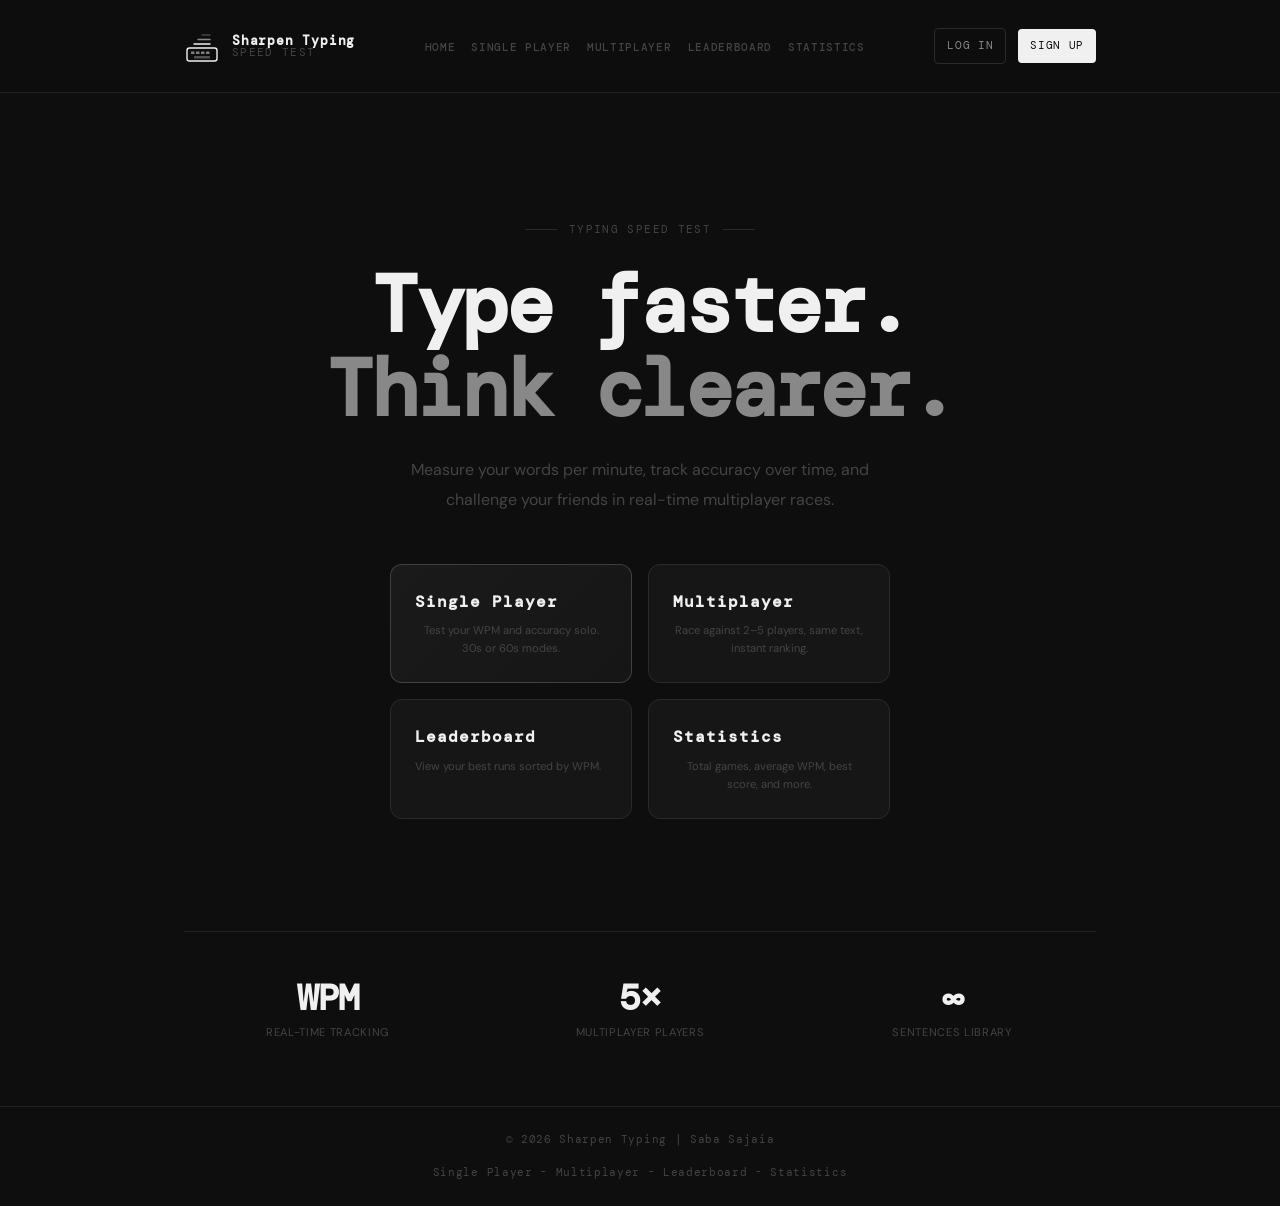
<file: index.html>
<!doctype html>
<html lang="en">
  <head>
    <meta charset="UTF-8" />
    <meta name="viewport" content="width=device-width, initial-scale=1.0" />
    <title>Sharpen Typing - Speed Test</title>
    <link rel="stylesheet" href="css/styles.css" />
    <link rel="icon" href="./assets/logo.svg" type="any" />
  </head>
  <body>
    <div id="loader" class="loader">
      <div class="loader_inner">
        <span class="loader_name">Sharpen Typing</span>
      </div>
    </div>

    <header class="site-header">
      <div class="container">
        <a href="index.html" class="logo">
          <img src="./assets/logo.svg" alt="">
          <div class="logo_wordmark">
            <span class="logo_name">Sharpen Typing</span>
            <span class="logo_tagline">Speed Test</span>
          </div>
        </a>
        <nav>
          <ul class="nav_links">
            <li>
              <a href="index.html" class="nav_link">Home</a>
            </li>
            <li>
              <a href="singleplayer.html" class="nav_link">Single Player</a>
            </li>
            <li><a href="multiplayer.html" class="nav_link">Multiplayer</a></li>
            <li><a href="leaderboard.html" class="nav_link">Leaderboard</a></li>
            <li><a href="statistics.html" class="nav_link">Statistics</a></li>
          </ul>
        </nav>

        <div class="nav_auth">
          <a href="login.html" class="nav_auth-btn nav_auth-btn--outline"
            >Log in</a
          >
          <a href="signup.html" class="nav_auth-btn nav_auth-btn--fill"
            >Sign up</a
          >
        </div>
      </div>
    </header>

    <main class="site-main" id="main-content">
      <div class="container">
        <section class="home-hero">
          <p class="home-hero_eyebrow">Typing Speed Test</p>
          <h1 id="hero-heading" class="home-hero_title">
            Type faster.<br /><em>Think clearer.</em>
          </h1>
          <p class="home-hero_subtitle">
            Measure your words per minute, track accuracy over time, and
            challenge your friends in real-time multiplayer races.
          </p>

          <nav>
            <div class="home-actions">
              <a
                href="singleplayer.html"
                class="action-card action-card--primary"
              >
                <span class="action-card_title">Single Player</span>
                <span class="action-card_desc"
                  >Test your WPM and accuracy solo. 30s or 60s modes.</span
                >
              </a>
              <a href="multiplayer.html" class="action-card">
                <span class="action-card_title">Multiplayer</span>
                <span class="action-card_desc"
                  >Race against 2–5 players, same text, instant ranking.</span
                >
              </a>
              <a href="leaderboard.html" class="action-card">
                <span class="action-card_title">Leaderboard</span>
                <span class="action-card_desc"
                  >View your best runs sorted by WPM.</span
                >
              </a>
              <a href="statistics.html" class="action-card">
                <span class="action-card_title">Statistics</span>
                <span class="action-card_desc"
                  >Total games, average WPM, best score, and more.</span
                >
              </a>
            </div>
          </nav>
        </section>

        <section class="home-features">
          <article class="feature-item">
            <p class="feature-item_label">WPM</p>
            <p class="feature-item_desc">Real-time tracking</p>
          </article>
          <article class="feature-item">
            <p class="feature-item_label">5×</p>
            <p class="feature-item_desc">Multiplayer players</p>
          </article>
          <article class="feature-item">
            <p class="feature-item_label">∞</p>
            <p class="feature-item_desc">Sentences library</p>
          </article>
        </section>
      </div>
    </main>

    <footer class="site-footer">
      <div class="container">
        <p class="footer-text">© 2026 Sharpen Typing | Saba Sajaia</p>
        <p class="footer-text">
          <a href="singleplayer.html" class="footer-link">Single Player</a>
          -
          <a href="multiplayer.html" class="footer-link">Multiplayer</a>
          -
          <a href="leaderboard.html" class="footer-link">Leaderboard</a>
          -
          <a href="statistics.html" class="footer-link">Statistics</a>
        </p>
      </div>
    </footer>

    <div id="toast-container" class="toast-container"></div>
    <script type="module" src="js/loader.js"></script>
  </body>
</html>
</file>
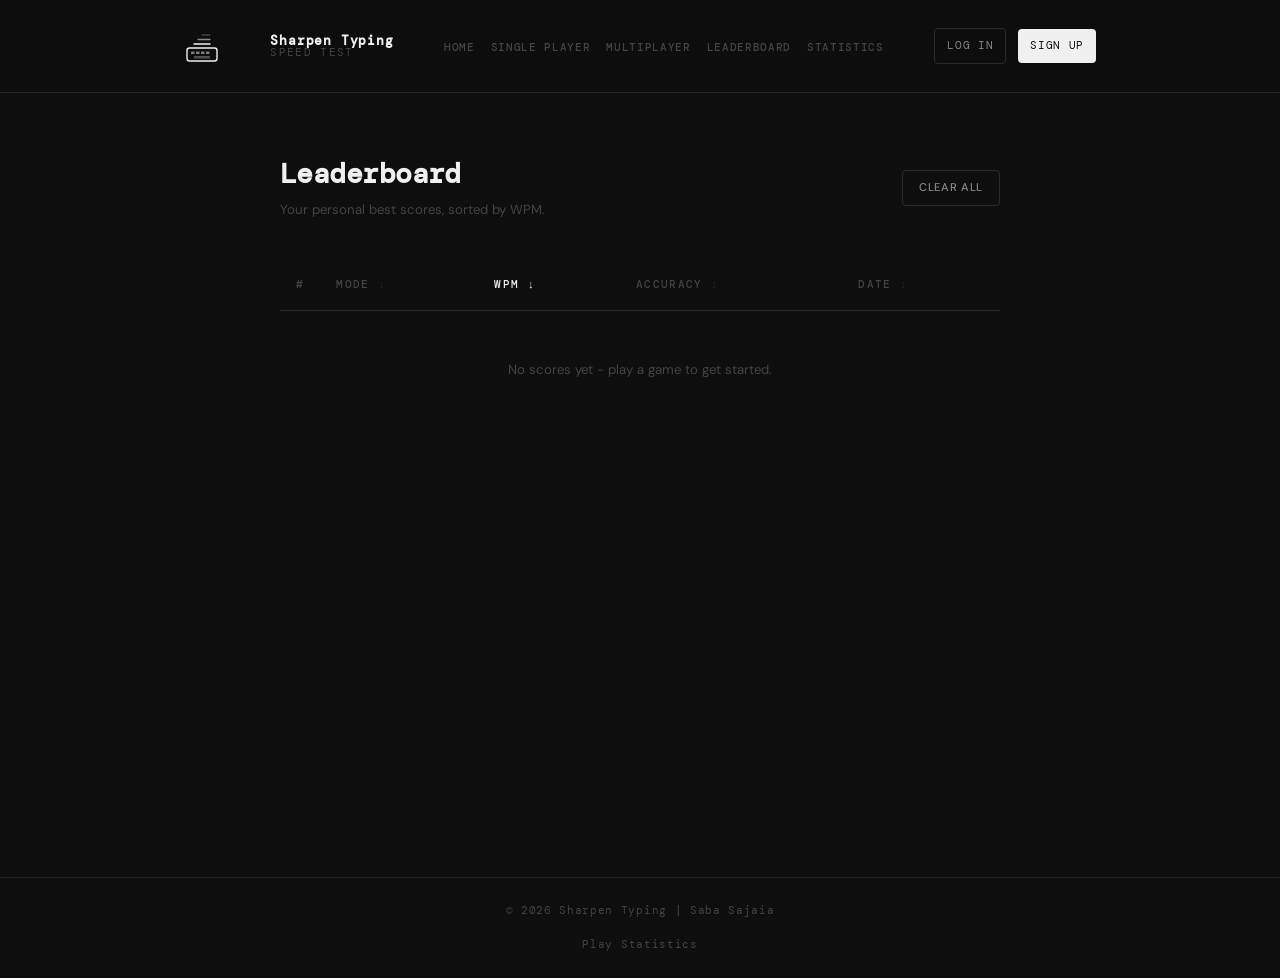
<file: leaderboard.html>
<!doctype html>
<html lang="en">
  <head>
    <meta charset="UTF-8" />
    <meta name="viewport" content="width=device-width, initial-scale=1.0" />
    <title>Leaderboard - Sharpen Typing</title>
    <link rel="stylesheet" href="css/styles.css" />
    <link rel="shortcut icon" href="./assets/logo.svg" />
  </head>
  <body>
    <div id="loader" class="loader">
      <div class="loader_inner">
        <span class="loader_name">Sharpen Typing</span>
      </div>
    </div>

    <header class="site-header">
      <div class="container">
        <img src="./assets/logo.svg" alt="" />

        <a href="index.html" class="logo">
          <div class="logo_wordmark">
            <span class="logo_name">Sharpen Typing</span>
            <span class="logo_tagline">Speed Test</span>
          </div>
        </a>
        <nav>
          <ul class="nav_links">
            <li><a href="index.html" class="nav_link">Home</a></li>
            <li>
              <a href="singleplayer.html" class="nav_link">Single Player</a>
            </li>
            <li><a href="multiplayer.html" class="nav_link">Multiplayer</a></li>
            <li><a href="leaderboard.html" class="nav_link">Leaderboard</a></li>
            <li><a href="statistics.html" class="nav_link">Statistics</a></li>
          </ul>
        </nav>
        <div class="nav_auth">
          <a href="login.html" class="nav_auth-btn nav_auth-btn--outline"
            >Log in</a
          >
          <a href="signup.html" class="nav_auth-btn nav_auth-btn--fill"
            >Sign up</a
          >
        </div>
      </div>
    </header>

    <main class="site-main">
      <div class="container">
        <section class="stats-page-section">
          <header class="stats-page-header controls-row">
            <div>
              <h1 class="page-title">Leaderboard</h1>
              <p class="page-subtitle">
                Your personal best scores, sorted by WPM.
              </p>
            </div>
            <button id="clear-lb-btn" class="btn btn--ghost btn--sm">
              Clear all
            </button>
          </header>

          <div class="lb-table-wrapper">
            <table class="lb-table">
              <thead>
                <tr>
                  <th class="lb-rank">#</th>
                  <th>
                    <button class="sort-btn" data-sort="mode">Mode</button>
                  </th>
                  <th>
                    <button class="sort-btn is-active is-desc" data-sort="wpm">
                      WPM
                    </button>
                  </th>
                  <th>
                    <button class="sort-btn" data-sort="accuracy">
                      Accuracy
                    </button>
                  </th>
                  <th>
                    <button class="sort-btn" data-sort="date">Date</button>
                  </th>
                </tr>
              </thead>
              <tbody id="lb-tbody"></tbody>
            </table>

            <p id="lb-empty" class="lb-state-msg">
              No scores yet -
              <a href="singleplayer.html" class="footer-link">play a game</a> to
              get started.
            </p>
          </div>
        </section>
      </div>
    </main>

    <footer class="site-footer">
      <div class="container">
        <p class="footer-text">© 2026 Sharpen Typing | Saba Sajaia</p>
        <p class="footer-text">
          <a href="singleplayer.html" class="footer-link">Play</a>
          <a href="statistics.html" class="footer-link">Statistics</a>
        </p>
      </div>
    </footer>

    <div id="toast-container" class="toast-container"></div>
    <script type="module" src="js/leaderboard.js"></script>
  </body>
</html>
</file>
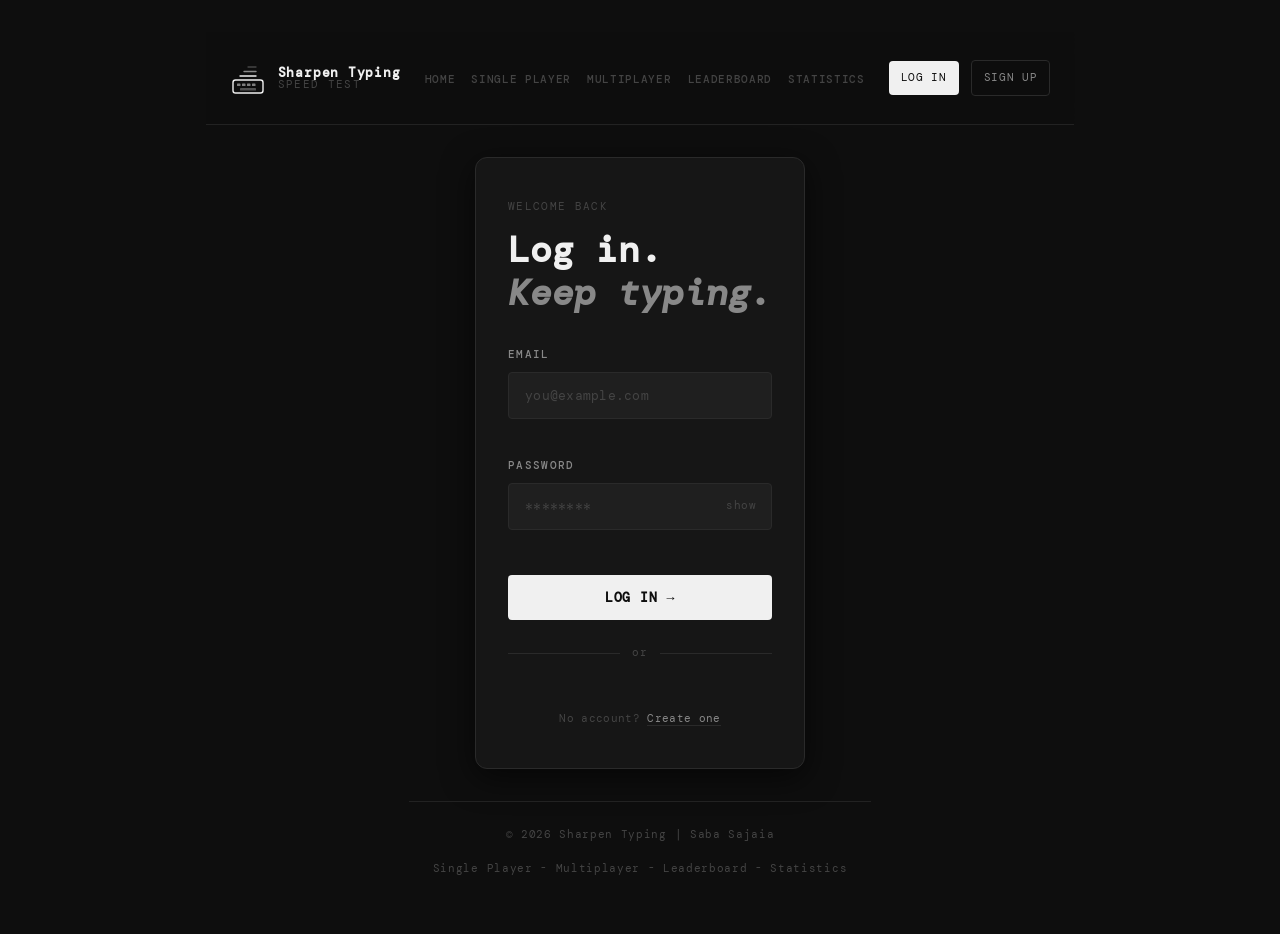
<file: login.html>
<!doctype html>
<html lang="en">
  <head>
    <meta charset="UTF-8" />
    <meta name="viewport" content="width=device-width, initial-scale=1.0" />
    <title>Sharpen Typing – Login</title>
    <link rel="shortcut icon" href="./assets/logo.svg" />
    <link rel="stylesheet" href="css/styles.css" />
  </head>
  <body class="auth-page">
    <header class="site-header">
      <div class="container">
        <a href="index.html" class="logo">
          <img src="./assets/logo.svg" alt="" />
          <div class="logo_wordmark">
            <span class="logo_name">Sharpen Typing</span>
            <span class="logo_tagline">Speed Test</span>
          </div>
        </a>
        <nav>
          <ul class="nav_links">
            <li><a href="index.html" class="nav_link">Home</a></li>
            <li>
              <a href="singleplayer.html" class="nav_link">Single Player</a>
            </li>
            <li><a href="multiplayer.html" class="nav_link">Multiplayer</a></li>
            <li><a href="leaderboard.html" class="nav_link">Leaderboard</a></li>
            <li><a href="statistics.html" class="nav_link">Statistics</a></li>
          </ul>
        </nav>
        <div class="nav_auth">
          <a href="login.html" class="nav_auth-btn nav_auth-btn--fill"
            >Log in</a
          >
          <a href="signup.html" class="nav_auth-btn nav_auth-btn--outline"
            >Sign up</a
          >
        </div>
      </div>
    </header>

    <main class="auth-main" id="main-content">
      <div class="auth-card">
        <p class="auth-eyebrow">Welcome back</p>
        <h1 class="auth-title">Log in.<br /><em>Keep typing.</em></h1>

        <form class="auth-form" id="loginForm">
          <div class="form-field">
            <label class="form-label" for="email">Email</label>
            <div class="form-input-wrap">
              <input
                class="form-input"
                id="email"
                type="email"
                autocomplete="email"
                placeholder="you@example.com"
                required
              />
            </div>
            <p class="form-hint" id="email-hint"></p>
          </div>

          <div class="form-field">
            <label class="form-label" for="password">Password</label>
            <div class="form-input-wrap">
              <input
                class="form-input"
                id="password"
                type="password"
                autocomplete="current-password"
                placeholder="********"
                required
                style="padding-right: 3.5rem"
              />
              <button type="button" class="toggle-pw" id="togglePw">
                show
              </button>
            </div>
            <p class="form-hint" id="pw-hint"></p>
          </div>

          <button type="submit" class="auth-submit">Log in →</button>

          <div class="auth-divider">
            <span class="auth-divider-text">or</span>
          </div>

          <p class="auth-switch">
            No account? <a href="signup.html">Create one</a>
          </p>
        </form>
      </div>
    </main>

    <footer class="site-footer">
      <div class="container">
        <p class="footer-text">© 2026 Sharpen Typing | Saba Sajaia</p>
        <p class="footer-text">
          <a href="singleplayer.html" class="footer-link">Single Player</a>
          -
          <a href="multiplayer.html" class="footer-link">Multiplayer</a>
          -
          <a href="leaderboard.html" class="footer-link">Leaderboard</a>
          -
          <a href="statistics.html" class="footer-link">Statistics</a>
        </p>
      </div>
    </footer>

    <script src="./js/login.js"></script>
  </body>
</html>
</file>
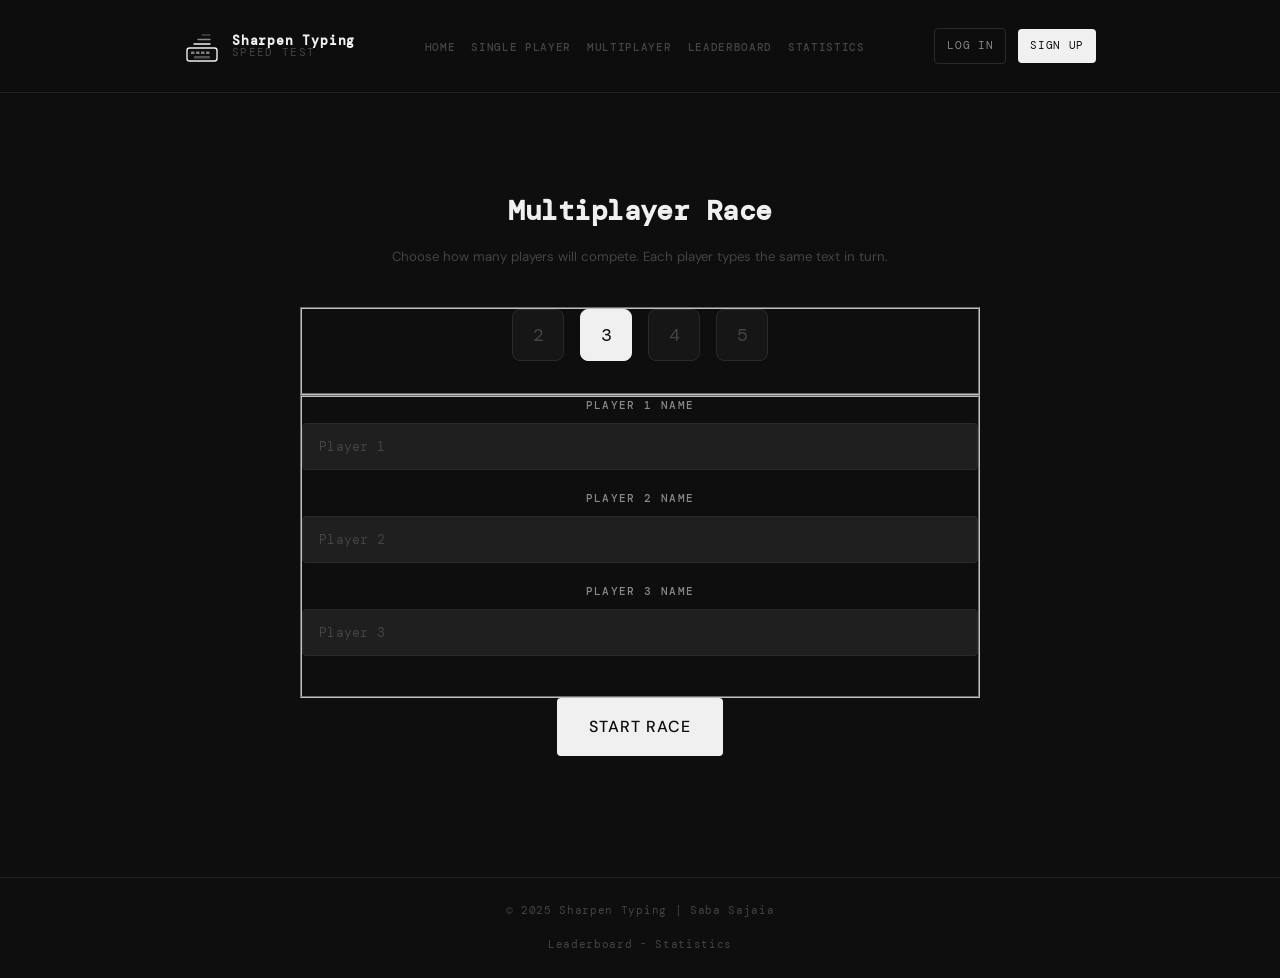
<file: multiplayer.html>
<!doctype html>
<html lang="en">
  <head>
    <meta charset="UTF-8" />
    <meta name="viewport" content="width=device-width, initial-scale=1.0" />
    <title>Multiplayer - Sharpen Typing</title>
    <link rel="shortcut icon" href="./assets/logo.svg" />
    <link rel="stylesheet" href="css/styles.css" />
  </head>
  <body>
    <div id="loader" class="loader">
      <div class="loader_inner">
        <span class="loader_name">Sharpen Typing</span>
      </div>
    </div>

    <header class="site-header">
      <div class="container">
        <a href="index.html" class="logo">
          <img src="./assets/logo.svg" alt="" />
          <div class="logo_wordmark">
            <span class="logo_name">Sharpen Typing</span>
            <span class="logo_tagline">Speed Test</span>
          </div>
        </a>
        <nav>
          <ul class="nav_links">
            <li><a href="index.html" class="nav_link">Home</a></li>
            <li>
              <a href="singleplayer.html" class="nav_link">Single Player</a>
            </li>
            <li><a href="multiplayer.html" class="nav_link">Multiplayer</a></li>
            <li><a href="leaderboard.html" class="nav_link">Leaderboard</a></li>
            <li><a href="statistics.html" class="nav_link">Statistics</a></li>
          </ul>
        </nav>
        <div class="nav_auth">
          <a href="login.html" class="nav_auth-btn nav_auth-btn--outline"
            >Log in</a
          >
          <a href="signup.html" class="nav_auth-btn nav_auth-btn--fill"
            >Sign up</a
          >
        </div>
      </div>
    </header>

    <main class="site-main">
      <div class="container">
        <section class="mp-section">
          <div id="mp-step-setup" class="mp-step is-active">
            <div class="mp-setup">
              <h2 class="mp-setup_title">Multiplayer Race</h2>
              <p class="mp-setup_desc">
                Choose how many players will compete. Each player types the same
                text in turn.
              </p>

              <fieldset>
                <legend class="visually-hidden">Number of players</legend>
                <div class="player-count-selector">
                  <button class="player-count-btn" data-count="2">2</button>
                  <button class="player-count-btn is-active" data-count="3">
                    3
                  </button>
                  <button class="player-count-btn" data-count="4">4</button>
                  <button class="player-count-btn" data-count="5">5</button>
                </div>
              </fieldset>

              <form id="mp-setup-form">
                <fieldset>
                  <legend class="visually-hidden">Player names</legend>
                  <div id="player-name-inputs" class="section-gap"></div>
                </fieldset>
                <button type="submit" class="btn btn--primary btn--lg">
                  Start Race
                </button>
              </form>
            </div>
          </div>

          <div id="mp-step-play" class="mp-step">
            <div class="mp-player-header">
              <div class="mp-player-badge">
                <span class="mp-player-dot"></span>
                <span id="mp-player-label">Player 1</span>
              </div>
              <div class="mp-progress-bar" id="mp-progress-bar"></div>
            </div>

            <div class="stats-bar">
              <div class="stat-item stat-item--highlight">
                <output id="mp-timer" class="timer-display">01:00</output>
                <span class="stat-item_label">time</span>
              </div>
              <div class="stat-item">
                <output id="mp-wpm" class="stat-item_value">-</output>
                <span class="stat-item_label">wpm</span>
              </div>
              <div class="stat-item">
                <output id="mp-accuracy" class="stat-item_value">-</output>
                <span class="stat-item_label">accuracy</span>
              </div>
            </div>

            <div class="typing-display">
              <p id="mp-display-text" class="typing-display_text"></p>
            </div>

            <div class="typing-input-wrapper">
              <label for="mp-typing-input" class="visually-hidden"
                >Type the text shown above</label
              >
              <input
                type="text"
                id="mp-typing-input"
                name="mp-typing-input"
                class="typing-input"
                placeholder="Start typing to begin…"
                autocomplete="off"
                autocorrect="off"
                autocapitalize="off"
                spellcheck="false"
              />
            </div>

            <div class="controls-bar">
              <button
                id="mp-next-btn"
                class="btn btn--primary btn--sm"
                disabled
              >
                Next Player
              </button>
            </div>

            <p class="hint-text" style="margin-top: 1rem">
              <kbd class="kbd">Tab</kbd> to restart current player
            </p>
          </div>

          <div id="mp-step-results" class="mp-step">
            <h2 class="mp-results-title">Race Complete</h2>
            <p class="mp-results-subtitle" id="mp-winner-text">
              Winner announced below
            </p>

            <table class="ranking-table">
              <thead>
                <tr>
                  <th>Rank</th>
                  <th>Player</th>
                  <th>WPM</th>
                  <th>Accuracy</th>
                  <th>Errors</th>
                </tr>
              </thead>
              <tbody id="ranking-tbody"></tbody>
            </table>

            <div class="mp-actions">
              <button id="mp-rematch-btn" class="btn btn--primary btn--sm">
                Rematch
              </button>
              <button id="mp-new-game-btn" class="btn btn--ghost btn--sm">
                New Game
              </button>
              <a href="leaderboard.html" class="btn btn--ghost btn--sm"
                >Leaderboard</a
              >
            </div>
          </div>
        </section>
      </div>
    </main>

    <footer class="site-footer">
      <div class="container">
        <p class="footer-text">© 2025 Sharpen Typing | Saba Sajaia</p>
        <p class="footer-text">
          <a href="leaderboard.html" class="footer-link">Leaderboard</a>
          -
          <a href="statistics.html" class="footer-link">Statistics</a>
        </p>
      </div>
    </footer>

    <div id="toast-container" class="toast-container"></div>
    <script type="module" src="js/multiplayer.js"></script>
  </body>
</html>
</file>
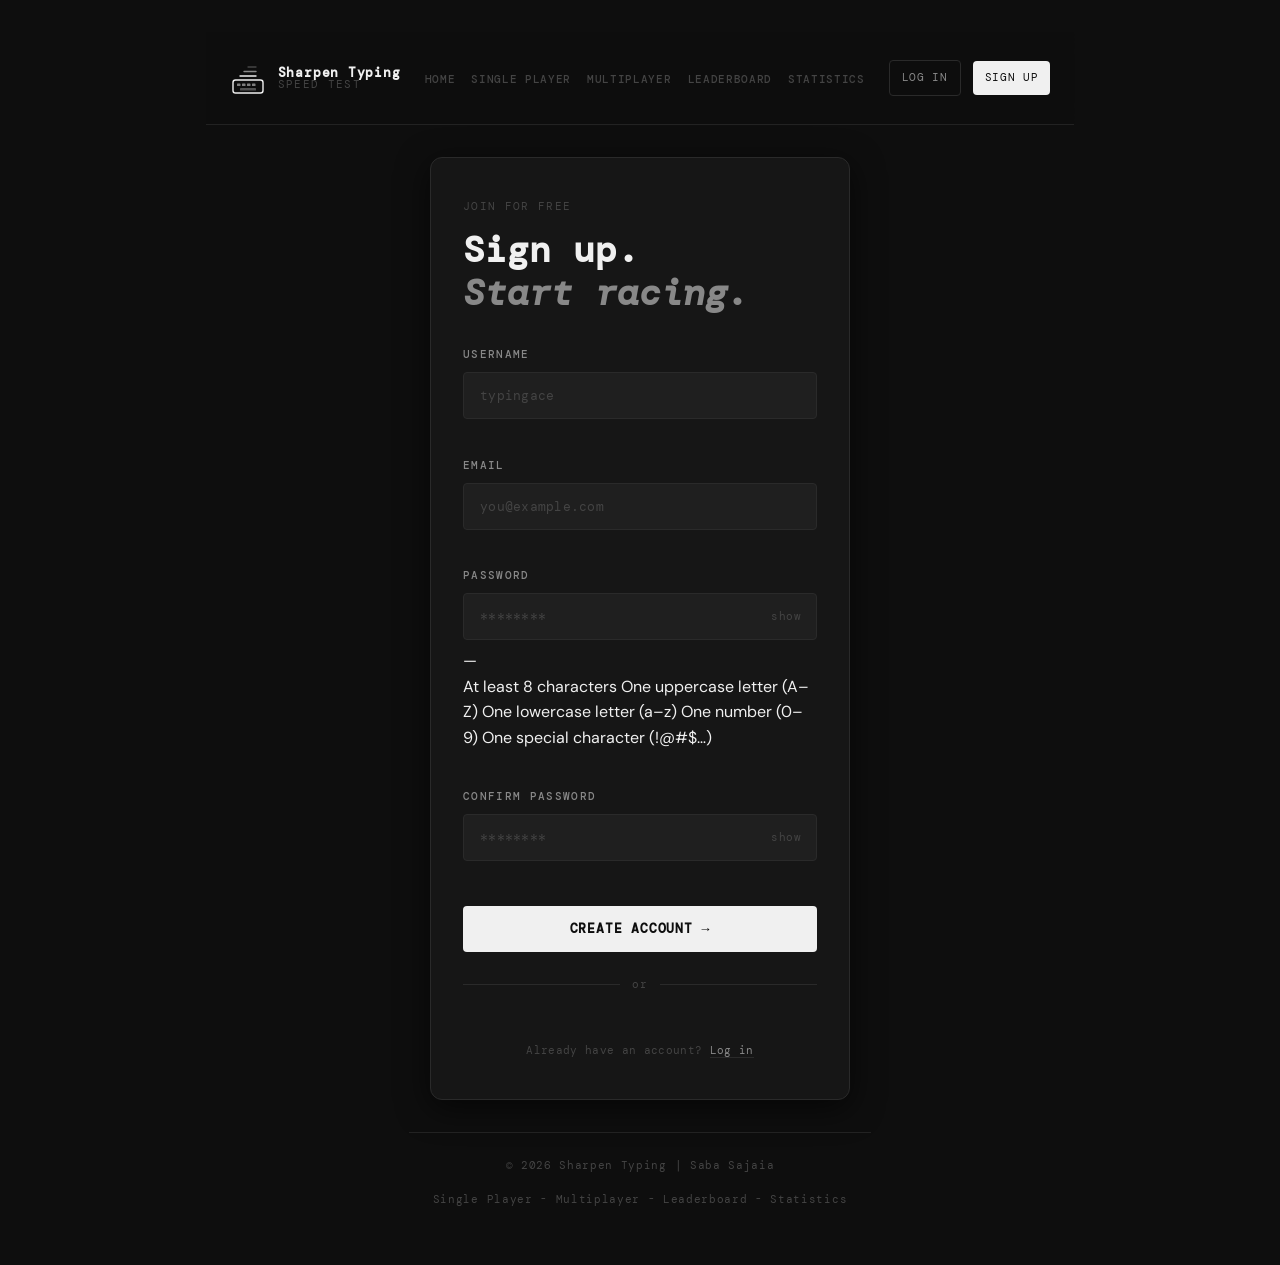
<file: signup.html>
<!doctype html>
<html lang="en">
  <head>
    <meta charset="UTF-8" />
    <meta name="viewport" content="width=device-width, initial-scale=1.0" />
    <title>Sharpen Typing – Sign Up</title>
    <link rel="shortcut icon" href="./assets/logo.svg" />
    <link rel="stylesheet" href="css/styles.css" />
  </head>
  <body class="auth-page">
    <header class="site-header">
      <div class="container">
        <a href="index.html" class="logo">
          <img src="./assets/logo.svg" alt="" />
          <div class="logo_wordmark">
            <span class="logo_name">Sharpen Typing</span>
            <span class="logo_tagline">Speed Test</span>
          </div>
        </a>
        <nav aria-label="Main navigation">
          <ul class="nav_links">
            <li><a href="index.html" class="nav_link">Home</a></li>
            <li>
              <a href="singleplayer.html" class="nav_link">Single Player</a>
            </li>
            <li><a href="multiplayer.html" class="nav_link">Multiplayer</a></li>
            <li><a href="leaderboard.html" class="nav_link">Leaderboard</a></li>
            <li><a href="statistics.html" class="nav_link">Statistics</a></li>
          </ul>
        </nav>
        <div class="nav_auth">
          <a href="login.html" class="nav_auth-btn nav_auth-btn--outline"
            >Log in</a
          >
          <a href="signup.html" class="nav_auth-btn nav_auth-btn--fill"
            >Sign up</a
          >
        </div>
      </div>
    </header>

    <main class="auth-main" id="main-content">
      <div class="auth-card">
        <p class="auth-eyebrow">Join for free</p>
        <h1 class="auth-title">Sign up.<br /><em>Start racing.</em></h1>

        <form class="auth-form" id="signupForm" novalidate>
          <div class="form-field">
            <label class="form-label" for="username">Username</label>
            <div class="form-input-wrap">
              <input
                class="form-input"
                id="username"
                type="text"
                autocomplete="username"
                placeholder="typingace"
                required
              />
            </div>
            <p class="form-hint" id="username-hint"></p>
          </div>

          <div class="form-field">
            <label class="form-label" for="email">Email</label>
            <div class="form-input-wrap">
              <input
                class="form-input"
                id="email"
                type="email"
                autocomplete="email"
                placeholder="you@example.com"
                required
              />
            </div>
            <p class="form-hint" id="email-hint"></p>
          </div>

          <div class="form-field">
            <label class="form-label" for="password">Password</label>
            <div class="form-input-wrap">
              <input
                class="form-input"
                id="password"
                type="password"
                autocomplete="new-password"
                placeholder="********"
                required
                style="padding-right: 3.5rem"
              />
              <button
                type="button"
                class="toggle-pw"
                id="togglePw"
                aria-label="Toggle password visibility"
              >
                show
              </button>
            </div>

            <div class="strength-meter" id="strengthMeter">
              <div class="strength-bar-track" id="strengthBar">
                <div class="strength-bar-seg" id="seg1"></div>
                <div class="strength-bar-seg" id="seg2"></div>
                <div class="strength-bar-seg" id="seg3"></div>
                <div class="strength-bar-seg" id="seg4"></div>
              </div>
              <span class="strength-label" id="strengthLabel">—</span>
              <div class="strength-rules">
                <span class="strength-rule" id="rule-len"
                  >At least 8 characters</span
                >
                <span class="strength-rule" id="rule-upper"
                  >One uppercase letter (A–Z)</span
                >
                <span class="strength-rule" id="rule-lower"
                  >One lowercase letter (a–z)</span
                >
                <span class="strength-rule" id="rule-num"
                  >One number (0–9)</span
                >
                <span class="strength-rule" id="rule-sym"
                  >One special character (!@#$…)</span
                >
              </div>
            </div>

            <p class="form-hint" id="pw-hint"></p>
          </div>

          <div class="form-field">
            <label class="form-label" for="confirm">Confirm password</label>
            <div class="form-input-wrap">
              <input
                class="form-input"
                id="confirm"
                type="password"
                autocomplete="new-password"
                placeholder="********"
                required
                style="padding-right: 3.5rem"
              />
              <button
                type="button"
                class="toggle-pw"
                id="toggleConfirm"
                aria-label="Toggle confirm password visibility"
              >
                show
              </button>
            </div>
            <p class="form-hint" id="confirm-hint"></p>
          </div>

          <button type="submit" class="auth-submit">Create account →</button>

          <div class="auth-divider">
            <span class="auth-divider-text">or</span>
          </div>

          <p class="auth-switch">
            Already have an account? <a href="login.html">Log in</a>
          </p>
        </form>
      </div>
    </main>

    <footer class="site-footer">
      <div class="container">
        <p class="footer-text">© 2026 Sharpen Typing | Saba Sajaia</p>
        <p class="footer-text">
          <a href="singleplayer.html" class="footer-link">Single Player</a>
          -
          <a href="multiplayer.html" class="footer-link">Multiplayer</a>
          -
          <a href="leaderboard.html" class="footer-link">Leaderboard</a>
          -
          <a href="statistics.html" class="footer-link">Statistics</a>
        </p>
      </div>
    </footer>

    <script src="./js/signup.js"></script>
  </body>
</html>
</file>
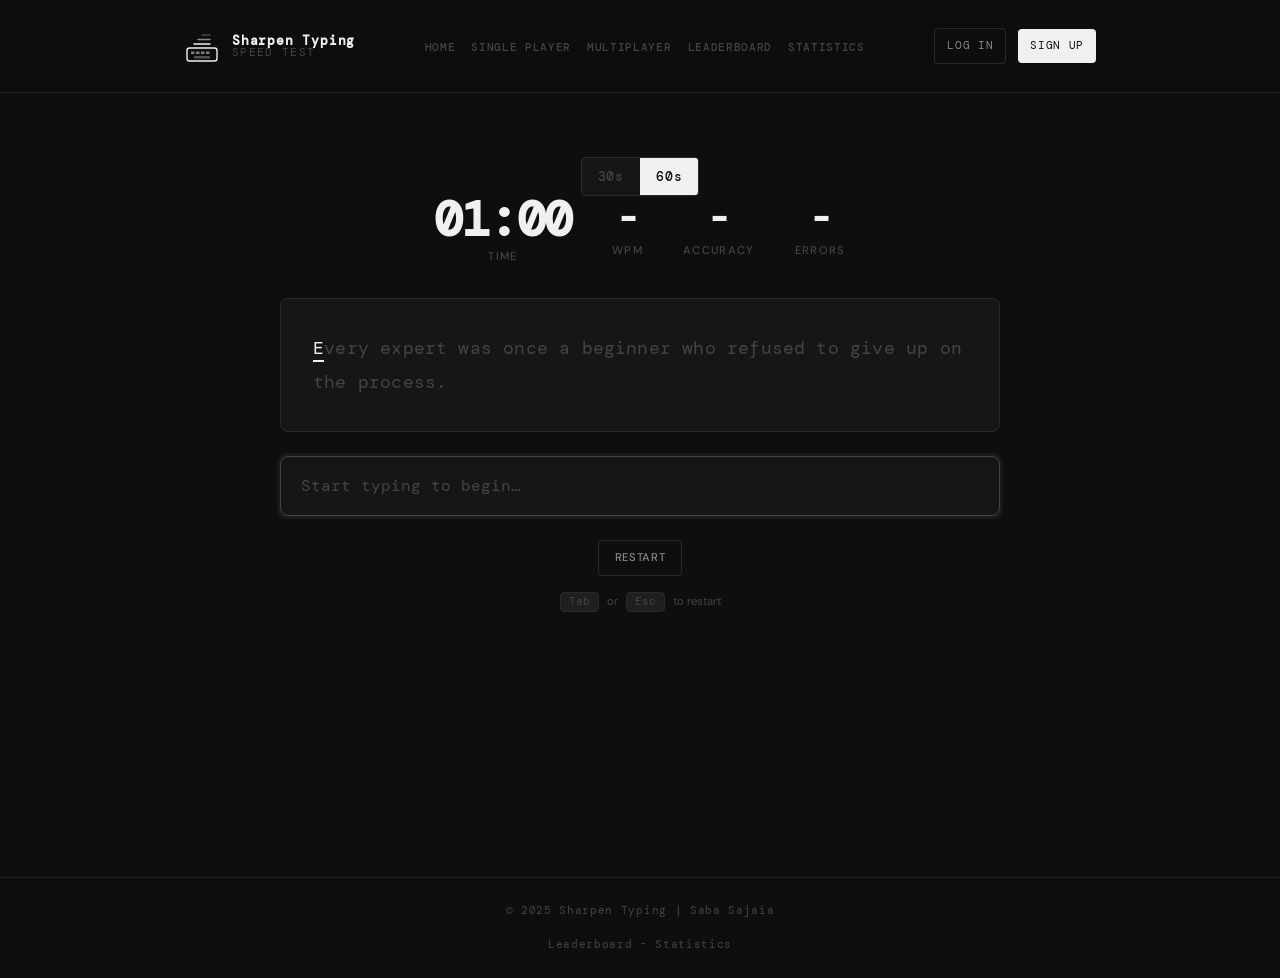
<file: singleplayer.html>
<!doctype html>
<html lang="en">
  <head>
    <meta charset="UTF-8" />
    <meta name="viewport" content="width=device-width, initial-scale=1.0" />
    <title>Single Player - Sharpen Typing</title>
    <link rel="shortcut icon" href="./assets/logo.svg" />
    <link rel="stylesheet" href="css/styles.css" />
  </head>
  <body>
    <div id="loader" class="loader">
      <div class="loader_inner">
        <span class="loader_name">Sharpen Typing</span>
      </div>
    </div>

    <header class="site-header">
      <div class="container">
        <a href="index.html" class="logo">
          <img src="./assets/logo.svg" alt="" />

          <div class="logo_wordmark">
            <span class="logo_name">Sharpen Typing</span>
            <span class="logo_tagline">Speed Test</span>
          </div>
        </a>
        <nav>
          <ul class="nav_links">
            <li><a href="index.html" class="nav_link">Home</a></li>
            <li>
              <a href="singleplayer.html" class="nav_link">Single Player</a>
            </li>
            <li><a href="multiplayer.html" class="nav_link">Multiplayer</a></li>
            <li><a href="leaderboard.html" class="nav_link">Leaderboard</a></li>
            <li><a href="statistics.html" class="nav_link">Statistics</a></li>
          </ul>
        </nav>
        <div class="nav_auth">
          <a href="login.html" class="nav_auth-btn nav_auth-btn--outline"
            >Log in</a
          >
          <a href="signup.html" class="nav_auth-btn nav_auth-btn--fill"
            >Sign up</a
          >
        </div>
      </div>
    </header>

    <main class="site-main">
      <div class="container">
        <section class="test-section">
          <div class="controls-bar">
            <div class="mode-selector">
              <button class="mode-selector_btn">30s</button>
              <button class="mode-selector_btn is-active">60s</button>
            </div>
          </div>

          <div class="stats-bar">
            <div class="stat-item stat-item--highlight">
              <output id="timer-display" class="timer-display">01:00</output>
              <span class="stat-item_label">time</span>
            </div>
            <div class="stat-item">
              <output id="wpm-display" class="stat-item_value">-</output>
              <span class="stat-item_label">wpm</span>
            </div>
            <div class="stat-item">
              <output id="accuracy-display" class="stat-item_value">-</output>
              <span class="stat-item_label">accuracy</span>
            </div>
            <div class="stat-item">
              <output id="errors-display" class="stat-item_value">-</output>
              <span class="stat-item_label">errors</span>
            </div>
          </div>

          <div class="typing-display">
            <p id="typing-display-text" class="typing-display_text"></p>

            <div id="result-overlay" class="result-overlay">
              <p class="result-overlay_title">Test complete</p>
              <p class="result-overlay_wpm" id="result-wpm">
                - <span>wpm</span>
              </p>
              <p id="result-accuracy"></p>
              <div class="result-overlay_actions">
                <button class="btn btn--ghost btn--sm" id="overlay-restart-btn">
                  Try again
                </button>
                <a href="leaderboard.html" class="btn btn--ghost btn--sm"
                  >Leaderboard</a
                >
              </div>
            </div>
          </div>

          <div class="typing-input-wrapper">
            <label for="typing-input" class="visually-hidden"
              >Type the text shown above</label
            >
            <input
              type="text"
              id="typing-input"
              name="typing-input"
              class="typing-input"
              placeholder="Start typing to begin…"
              autocomplete="off"
              autocorrect="off"
              autocapitalize="off"
              spellcheck="false"
            />
          </div>

          <div class="controls-bar">
            <button id="restart-btn" class="btn btn--ghost btn--sm">
              Restart
            </button>
          </div>

          <p class="hint-text" style="margin-top: 1rem">
            <kbd class="kbd">Tab</kbd> or <kbd class="kbd">Esc</kbd> to restart
          </p>
        </section>
      </div>
    </main>

    <footer class="site-footer">
      <div class="container">
        <p class="footer-text">© 2025 Sharpen Typing | Saba Sajaia</p>
        <p class="footer-text">
          <a href="leaderboard.html" class="footer-link">Leaderboard</a>
          -
          <a href="statistics.html" class="footer-link">Statistics</a>
        </p>
      </div>
    </footer>

    <div id="toast-container" class="toast-container"></div>
    <script type="module" src="js/singleplayer.js"></script>
  </body>
</html>
</file>
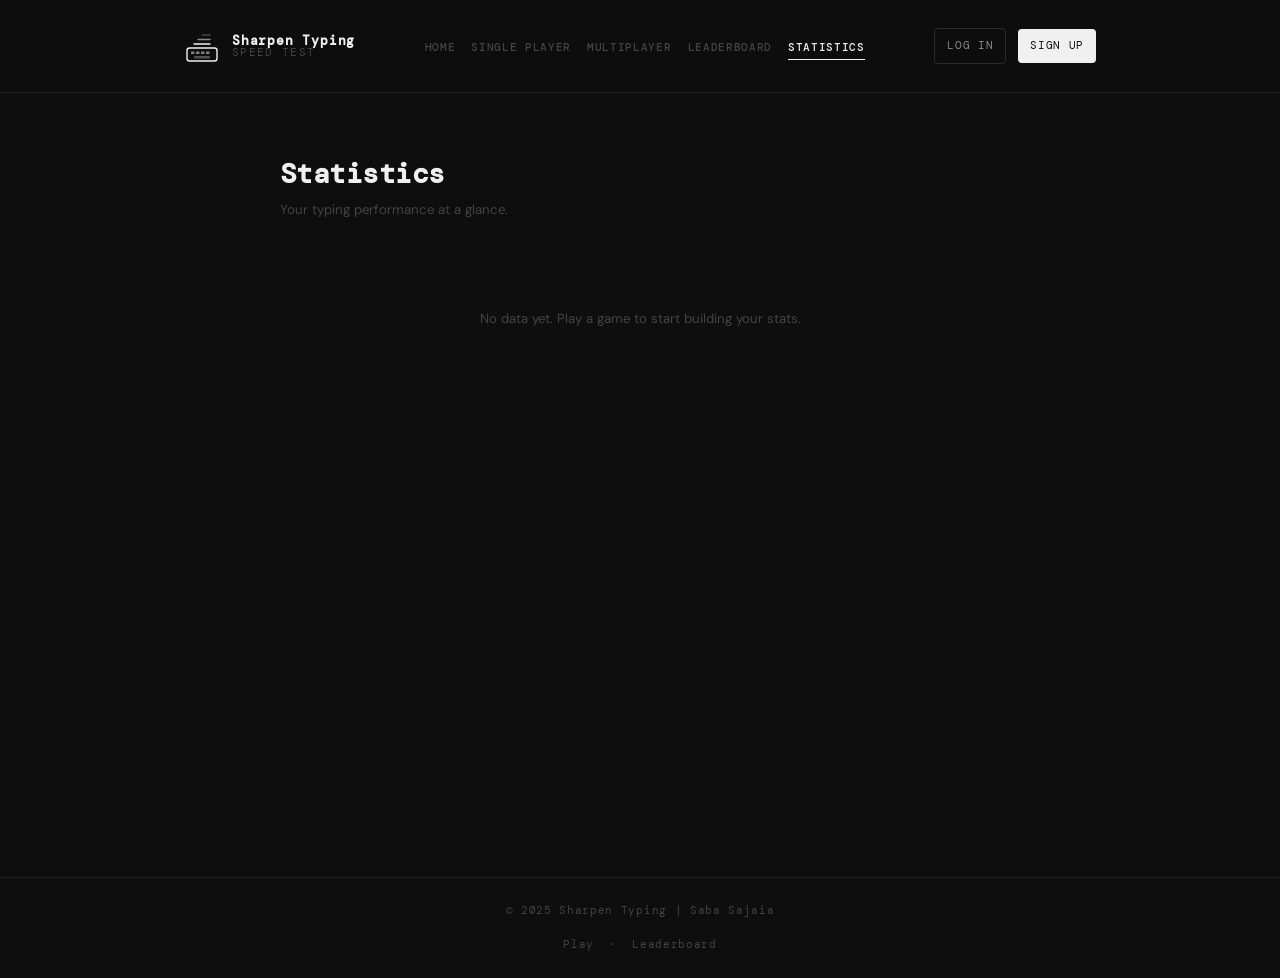
<file: statistics.html>
<!doctype html>
<html lang="en">
  <head>
    <meta charset="UTF-8" />
    <meta name="viewport" content="width=device-width, initial-scale=1.0" />
    <title>Statistics - Sharpen Typing</title>
    <link rel="shortcut icon" href="./assets/logo.svg" />
    <link rel="stylesheet" href="css/styles.css" />
  </head>
  <body>
    <div id="loader" class="loader" aria-hidden="true">
      <div class="loader_inner">
        <span class="loader_name">Sharpen Typing</span>
      </div>
    </div>

    <header class="site-header" role="banner">
      <div class="container">
        <a href="index.html" class="logo" aria-label="Sharpen Typing - Home">
          <img src="./assets/logo.svg" alt="" />
          <div class="logo_wordmark">
            <span class="logo_name">Sharpen Typing</span>
            <span class="logo_tagline">Speed Test</span>
          </div>
        </a>
        <nav aria-label="Main navigation">
          <ul class="nav_links" role="list">
            <li><a href="index.html" class="nav_link">Home</a></li>
            <li>
              <a href="singleplayer.html" class="nav_link">Single Player</a>
            </li>
            <li><a href="multiplayer.html" class="nav_link">Multiplayer</a></li>
            <li><a href="leaderboard.html" class="nav_link">Leaderboard</a></li>
            <li>
              <a href="statistics.html" class="nav_link" aria-current="page"
                >Statistics</a
              >
            </li>
          </ul>
        </nav>
        <div class="nav_auth">
          <a href="login.html" class="nav_auth-btn nav_auth-btn--outline"
            >Log in</a
          >
          <a href="signup.html" class="nav_auth-btn nav_auth-btn--fill"
            >Sign up</a
          >
        </div>
      </div>
    </header>

    <main class="site-main" id="main-content">
      <div class="container">
        <section class="stats-page-section" aria-labelledby="stats-heading">
          <header class="stats-page-header">
            <h1 id="stats-heading" class="page-title">Statistics</h1>
            <p class="page-subtitle">Your typing performance at a glance.</p>
          </header>

          <div id="stats-empty" class="stats-empty" hidden>
            <p>
              No data yet.
              <a href="singleplayer.html" class="footer-link">Play a game</a> to
              start building your stats.
            </p>
          </div>

          <div id="stats-content">
            <div
              class="stats-grid section-gap"
              role="list"
              aria-label="Summary statistics"
            >
              <article class="stat-card" role="listitem">
                <p class="stat-card_label">Total Games</p>
                <p class="stat-card_value" id="stat-total-games">0</p>
              </article>

              <article class="stat-card" role="listitem">
                <p class="stat-card_label">Best WPM</p>
                <p class="stat-card_value">
                  <span id="stat-best-wpm">-</span>
                  <span class="stat-card_unit">wpm</span>
                </p>
              </article>

              <article class="stat-card" role="listitem">
                <p class="stat-card_label">Average WPM</p>
                <p class="stat-card_value">
                  <span id="stat-avg-wpm">-</span>
                  <span class="stat-card_unit">wpm</span>
                </p>
              </article>

              <article class="stat-card" role="listitem">
                <p class="stat-card_label">Accuracy Average</p>
                <p class="stat-card_value">
                  <span id="stat-avg-acc">-</span>
                  <span class="stat-card_unit">%</span>
                </p>
              </article>

              <article class="stat-card" role="listitem">
                <p class="stat-card_label">Multiplayer Wins</p>
                <p class="stat-card_value" id="stat-mp-wins">0</p>
              </article>

              <article class="stat-card" role="listitem">
                <p class="stat-card_label">Total Races</p>
                <p class="stat-card_value" id="stat-mp-races">0</p>
                <p class="stat-card_sub">multiplayer sessions</p>
              </article>
            </div>

            <div class="section-gap">
              <h2 class="stats-section-title">Recent Games</h2>
              <div
                id="recent-list"
                class="recent-list"
                role="list"
                aria-label="Recent game history"
              ></div>
              <p id="recent-empty" class="lb-state-msg hidden">
                No recent games recorded.
              </p>
            </div>
          </div>
        </section>
      </div>
    </main>

    <footer class="site-footer" role="contentinfo">
      <div class="container">
        <p class="footer-text">© 2025 Sharpen Typing | Saba Sajaia</p>
        <p class="footer-text">
          <a href="singleplayer.html" class="footer-link">Play</a>
          &nbsp;·&nbsp;
          <a href="leaderboard.html" class="footer-link">Leaderboard</a>
        </p>
      </div>
    </footer>

    <div
      id="toast-container"
      class="toast-container"
      aria-live="polite"
      aria-atomic="true"
    ></div>
    <script type="module" src="js/statistics.js"></script>
  </body>
</html>
</file>
<file: css/styles.css>
@charset "UTF-8";
@import url("https://fonts.googleapis.com/css2?family=DM+Mono:wght@400;500&family=DM+Sans:wght@400;500;600&display=swap");
:root {
  --color-bg: #0e0e0e;
  --color-surface: #161616;
  --color-surface-alt: #1f1f1f;
  --color-border: #2a2a2a;
  --color-border-soft: #222222;
  --color-text-primary: #f0f0f0;
  --color-text-secondary: #888888;
  --color-text-muted: #444444;
  --color-text-inverse: #0e0e0e;
  --color-accent: #f0f0f0;
  --color-correct: #4ade80;
  --color-error: #f87171;
  --color-error-bg: rgba(248, 113, 113, 0.1);
  --color-cursor: #f0f0f0;
  --font-display: "DM Mono", "Courier New", monospace;
  --font-body: "DM Sans", Arial, sans-serif;
  --font-mono: "DM Mono", "Courier New", monospace;
  --text-xs: 0.7rem;
  --text-sm: 0.825rem;
  --text-base: 1rem;
  --text-lg: 1.125rem;
  --text-2xl: 1.75rem;
  --text-3xl: 2.25rem;
  --text-4xl: 3rem;
  --font-normal: 400;
  --font-medium: 500;
  --font-semibold: 600;
  --leading-tight: 1.2;
  --leading-normal: 1.6;
  --leading-loose: 1.9;
  --letter-wide: 0.06em;
  --letter-wider: 0.12em;
  --space-1: 0.25rem;
  --space-2: 0.5rem;
  --space-3: 0.75rem;
  --space-4: 1rem;
  --space-5: 1.25rem;
  --space-6: 1.5rem;
  --space-8: 2rem;
  --space-10: 2.5rem;
  --space-12: 3rem;
  --space-16: 4rem;
  --container-md: 720px;
  --container-lg: 960px;
  --radius-sm: 4px;
  --radius-md: 8px;
  --radius-lg: 12px;
  --border: 1px;
  --shadow-md: 0 4px 16px rgba(0, 0, 0, 0.5);
  --shadow-lg: 0 8px 32px rgba(0, 0, 0, 0.6);
  --t-fast: 120ms ease;
  --t-normal: 220ms ease;
  --z-raised: 10;
  --z-toast: 300;
}

*,
*::before,
*::after {
  box-sizing: border-box;
  margin: 0;
  padding: 0;
}

html {
  font-size: 16px;
  -webkit-text-size-adjust: 100%;
  scroll-behavior: smooth;
}

body {
  min-height: 100vh;
  line-height: 1.5;
  -webkit-font-smoothing: antialiased;
  background-color: var(--color-bg);
  color: var(--color-text-primary);
  font-family: var(--font-body);
  font-size: var(--text-base);
  line-height: var(--leading-normal);
}

img, picture, video, canvas, svg {
  display: block;
  max-width: 100%;
}

input, button, textarea, select {
  font: inherit;
  border: none;
  outline: none;
  background: none;
}

button {
  cursor: pointer;
}

p, h1, h2, h3, h4, h5, h6 {
  overflow-wrap: break-word;
}

a {
  text-decoration: none;
  color: inherit;
}

ul, ol {
  list-style: none;
}

::selection {
  background-color: rgba(240, 240, 240, 0.15);
  color: var(--color-text-primary);
}

.visually-hidden {
  position: absolute;
  width: 1px;
  height: 1px;
  padding: 0;
  margin: -1px;
  overflow: hidden;
  clip: rect(0, 0, 0, 0);
  white-space: nowrap;
  border: 0;
}

.hidden {
  display: none;
}

.container {
  width: 100%;
  max-width: var(--container-lg);
  margin-inline: auto;
  padding-inline: var(--space-6);
}

.site-header {
  position: sticky;
  top: 0;
  z-index: var(--z-raised);
  background-color: rgba(14, 14, 14, 0.88);
  backdrop-filter: blur(12px);
  -webkit-backdrop-filter: blur(12px);
  border-bottom: var(--border) solid var(--color-border-soft);
  padding: var(--space-4) 0;
}
.site-header .container {
  display: flex;
  align-items: center;
  justify-content: space-between;
  height: 60px;
  gap: var(--space-6);
  max-width: var(--container-lg);
  margin: 0 auto;
  padding: 0 var(--space-6);
}

.site-main {
  min-height: calc(100vh - 60px - 56px);
  padding-block: var(--space-16);
}

.site-footer {
  border-top: var(--border) solid var(--color-border-soft);
  padding-block: var(--space-6);
  padding: var(--space-6) 0;
}
.site-footer .container {
  display: flex;
  align-items: center;
  justify-content: space-between;
  flex-wrap: wrap;
  gap: var(--space-4);
  flex-direction: column;
  max-width: var(--container-lg);
  margin: 0 auto;
  padding: 0 var(--space-6);
}

.nav_links {
  display: flex;
  align-items: center;
  gap: var(--space-4);
}

.nav_link {
  font-family: var(--font-mono);
  font-size: var(--text-xs);
  font-weight: var(--font-medium);
  color: var(--color-text-muted);
  letter-spacing: var(--letter-wide);
  text-transform: uppercase;
  transition: color var(--t-fast);
  padding-block: var(--space-1);
  position: relative;
}
.nav_link::after {
  content: "";
  position: absolute;
  bottom: -2px;
  left: 0;
  width: 0;
  height: 1px;
  background: var(--color-text-primary);
  transition: width var(--t-normal);
}
.nav_link:hover, .nav_link[aria-current=page] {
  color: var(--color-text-primary);
}
.nav_link:hover::after, .nav_link[aria-current=page]::after {
  width: 100%;
}

.nav_auth {
  display: flex;
  align-items: center;
  gap: var(--space-3);
}

.nav_auth-btn {
  font-family: var(--font-mono);
  font-size: var(--text-xs);
  letter-spacing: var(--letter-wide);
  text-transform: uppercase;
  padding: var(--space-2) var(--space-3);
  border-radius: var(--radius-sm);
  transition: background var(--t-fast), color var(--t-fast);
  cursor: pointer;
  border: none;
}
.nav_auth-btn--outline {
  background: transparent;
  color: var(--color-text-secondary);
  border: var(--border) solid var(--color-border);
}
.nav_auth-btn--outline:hover {
  background: var(--color-surface);
  color: var(--color-text-primary);
}
.nav_auth-btn--fill {
  background: var(--color-text-primary);
  color: var(--color-text-inverse);
}
.nav_auth-btn--fill:hover {
  opacity: 0.85;
}

.nav_username {
  color: var(--color-text-secondary);
  font-size: var(--text-sm);
  cursor: default;
}

.logo {
  display: flex;
  align-items: center;
  gap: var(--space-3);
  user-select: none;
}
.logo_wordmark {
  display: flex;
  flex-direction: column;
  line-height: 1;
}
.logo_name {
  font-family: var(--font-mono);
  font-size: var(--text-sm);
  font-weight: var(--font-semibold);
  letter-spacing: var(--letter-wide);
  color: var(--color-text-primary);
  display: block;
}
.logo_tagline {
  font-family: var(--font-mono);
  font-size: var(--text-xs);
  letter-spacing: var(--letter-wider);
  color: var(--color-text-muted);
  text-transform: uppercase;
  display: block;
}

.btn {
  display: inline-flex;
  align-items: center;
  justify-content: center;
  gap: var(--space-2);
  padding: var(--space-3) var(--space-6);
  border-radius: var(--radius-sm);
  font-size: var(--text-sm);
  font-weight: var(--font-medium);
  letter-spacing: var(--letter-wide);
  text-transform: uppercase;
  transition: background-color var(--t-fast), color var(--t-fast), opacity var(--t-fast);
  white-space: nowrap;
}
.btn:disabled {
  opacity: 0.35;
  cursor: not-allowed;
}
.btn--primary {
  background-color: var(--color-accent);
  color: var(--color-text-inverse);
}
.btn--primary:hover:not(:disabled) {
  background-color: #ffffff;
}
.btn--ghost {
  background-color: transparent;
  color: var(--color-text-secondary);
  border: var(--border) solid var(--color-border);
}
.btn--ghost:hover:not(:disabled) {
  color: var(--color-text-primary);
  border-color: var(--color-text-muted);
}
.btn--full {
  width: 100%;
}
.btn--sm {
  padding: var(--space-2) var(--space-4);
  font-size: var(--text-xs);
}
.btn--lg {
  padding: var(--space-4) var(--space-8);
  font-size: var(--text-base);
}

.page-title {
  font-family: var(--font-display);
  font-size: var(--text-2xl);
  font-weight: var(--font-semibold);
  letter-spacing: -0.02em;
  color: var(--color-text-primary);
  line-height: var(--leading-tight);
}

.page-subtitle {
  font-size: var(--text-sm);
  color: var(--color-text-muted);
  margin-block-start: var(--space-2);
}

.gradient-text {
  background: linear-gradient(135deg, #f0f0f0 0%, #888888 100%);
  -webkit-background-clip: text;
  -webkit-text-fill-color: transparent;
  background-clip: text;
}

.section-gap {
  margin-block-end: var(--space-10);
}

.footer-text {
  font-family: var(--font-mono);
  font-size: var(--text-xs);
  color: var(--color-text-muted);
  letter-spacing: var(--letter-wide);
}

.footer-link {
  color: var(--color-text-muted);
  transition: color var(--t-fast);
}
.footer-link:hover {
  color: var(--color-text-secondary);
}

.toast-container {
  position: fixed;
  bottom: var(--space-6);
  right: var(--space-6);
  display: flex;
  flex-direction: column;
  gap: var(--space-3);
  z-index: var(--z-toast);
  pointer-events: none;
}

.toast {
  background-color: var(--color-surface-alt);
  border: var(--border) solid var(--color-border);
  border-radius: var(--radius-sm);
  padding: var(--space-3) var(--space-5);
  font-size: var(--text-sm);
  color: var(--color-text-secondary);
  box-shadow: var(--shadow-md);
  animation: toast-in var(--t-normal) ease forwards;
  pointer-events: auto;
}

@keyframes toast-in {
  from {
    opacity: 0;
    transform: translateY(8px);
  }
  to {
    opacity: 1;
    transform: translateY(0);
  }
}
.kbd {
  display: inline-flex;
  align-items: center;
  background-color: var(--color-surface-alt);
  border: var(--border) solid var(--color-border);
  border-radius: var(--radius-sm);
  padding: 0 var(--space-2);
  font-family: var(--font-mono);
  font-size: var(--text-xs);
  color: var(--color-text-muted);
  line-height: 1.6;
}

.hint-text {
  font-size: var(--text-xs);
  color: var(--color-text-muted);
  display: flex;
  align-items: center;
  gap: var(--space-2);
  justify-content: center;
}

.loader {
  position: fixed;
  inset: 0;
  z-index: 9999;
  background-color: var(--color-bg);
  display: flex;
  align-items: center;
  justify-content: center;
  transition: opacity 400ms ease;
}
.loader--done {
  opacity: 0;
  pointer-events: none;
}
.loader_inner {
  display: flex;
  flex-direction: column;
  align-items: center;
  gap: 1.25rem;
  animation: loader-in 500ms ease forwards;
}
.loader_icon {
  animation: loader-spin 1s linear infinite;
}
.loader_name {
  font-family: var(--font-display);
  font-size: 1rem;
  letter-spacing: 0.12em;
  text-transform: uppercase;
  color: var(--color-text-muted);
}

@keyframes loader-spin {
  from {
    transform: rotate(0deg);
  }
  to {
    transform: rotate(360deg);
  }
}
@keyframes loader-in {
  from {
    opacity: 0;
    transform: translateY(6px);
  }
  to {
    opacity: 1;
    transform: translateY(0);
  }
}
.auth-page {
  min-height: 100vh;
  display: flex;
  flex-direction: column;
  place-items: center;
  padding: var(--space-8) var(--space-6);
  background-color: var(--color-bg);
}

.auth-main {
  flex: 1;
  display: flex;
  align-items: center;
  justify-content: center;
  padding: var(--space-8) var(--space-4);
}

.auth-card {
  width: 100%;
  max-width: 420px;
  background-color: var(--color-surface);
  border: var(--border) solid var(--color-border);
  border-radius: var(--radius-lg);
  padding: var(--space-10) var(--space-8);
  box-shadow: var(--shadow-lg);
}
.auth-card_logo {
  display: flex;
  justify-content: center;
  margin-block-end: var(--space-8);
}
.auth-card_title {
  text-align: center;
  margin-block-end: var(--space-2);
}
.auth-card_subtitle {
  text-align: center;
  color: var(--color-text-secondary);
  font-size: var(--text-sm);
  margin-block-end: var(--space-8);
}

.auth-eyebrow {
  font-family: var(--font-mono);
  font-size: var(--text-xs);
  letter-spacing: var(--letter-wider);
  text-transform: uppercase;
  color: var(--color-text-muted);
  margin-bottom: var(--space-3);
}

.auth-title {
  font-family: var(--font-display);
  font-size: var(--text-3xl);
  font-weight: var(--font-semibold);
  line-height: var(--leading-tight);
  color: var(--color-text-primary);
  margin-bottom: var(--space-8);
}
.auth-title em {
  font-style: italic;
  color: var(--color-text-secondary);
}

.auth-form {
  display: flex;
  flex-direction: column;
  gap: var(--space-4);
}

.auth-submit {
  margin-top: var(--space-2);
  width: 100%;
  background: var(--color-text-primary);
  color: var(--color-text-inverse);
  font-family: var(--font-mono);
  font-size: var(--text-sm);
  font-weight: var(--font-semibold);
  letter-spacing: var(--letter-wide);
  text-transform: uppercase;
  padding: var(--space-3) var(--space-4);
  border-radius: var(--radius-sm);
  border: none;
  cursor: pointer;
  transition: opacity var(--t-fast), transform var(--t-fast);
}
.auth-submit:hover {
  opacity: 0.88;
  transform: translateY(-1px);
}
.auth-submit:active {
  transform: translateY(0);
  opacity: 1;
}

.auth-divider {
  display: flex;
  align-items: center;
  gap: var(--space-3);
  margin: var(--space-2) 0;
}
.auth-divider::before, .auth-divider::after {
  content: "";
  flex: 1;
  height: 1px;
  background: var(--color-border);
}

.auth-divider-text {
  font-family: var(--font-mono);
  font-size: var(--text-xs);
  color: var(--color-text-muted);
  letter-spacing: var(--letter-wide);
}

.auth-switch {
  text-align: center;
  font-family: var(--font-mono);
  font-size: var(--text-xs);
  color: var(--color-text-muted);
  letter-spacing: 0.03em;
  margin-block-start: var(--space-6);
}
.auth-switch a {
  color: var(--color-text-secondary);
  border-bottom: 1px solid var(--color-border);
  transition: color var(--t-fast), border-color var(--t-fast);
}
.auth-switch a:hover {
  color: var(--color-text-primary);
  border-color: var(--color-text-secondary);
}

.form-group {
  display: flex;
  flex-direction: column;
  gap: var(--space-2);
  margin-block-end: var(--space-5);
}

.form-field {
  display: flex;
  flex-direction: column;
  gap: var(--space-2);
}

.form-label {
  font-family: var(--font-mono);
  font-size: var(--text-xs);
  font-weight: var(--font-medium);
  letter-spacing: var(--letter-wider);
  text-transform: uppercase;
  color: var(--color-text-secondary);
}

.form-input-wrap {
  position: relative;
}

.form-input {
  width: 100%;
  background: var(--color-surface);
  background-color: var(--color-surface-alt);
  border: var(--border) solid var(--color-border);
  border-radius: var(--radius-sm);
  padding: var(--space-3) var(--space-4);
  font-family: var(--font-mono);
  font-size: var(--text-sm);
  color: var(--color-text-primary);
  caret-color: var(--color-cursor);
  transition: border-color var(--t-fast), box-shadow var(--t-fast);
  letter-spacing: 0.02em;
}
.form-input:focus {
  border-color: var(--color-text-secondary);
  box-shadow: 0 0 0 2px rgba(136, 136, 136, 0.12);
}
.form-input::placeholder {
  color: var(--color-text-muted);
}
.form-input.is-error, .form-input.input--error {
  border-color: var(--color-error);
  box-shadow: 0 0 0 2px rgba(248, 113, 113, 0.08);
}
.form-input.input--ok {
  border-color: var(--color-correct);
}

.toggle-pw {
  position: absolute;
  right: var(--space-3);
  top: 50%;
  transform: translateY(-50%);
  background: none;
  border: none;
  color: var(--color-text-muted);
  cursor: pointer;
  font-size: var(--text-xs);
  font-family: var(--font-mono);
  letter-spacing: 0.04em;
  padding: 0 var(--space-1);
  transition: color var(--t-fast);
}
.toggle-pw:hover {
  color: var(--color-text-secondary);
}

.form-hint {
  font-family: var(--font-mono);
  font-size: var(--text-xs);
  color: var(--color-text-muted);
  line-height: var(--leading-normal);
  min-height: 1.2em;
  transition: color var(--t-fast);
}
.form-hint.hint--error {
  color: var(--color-error);
}
.form-hint.hint--ok {
  color: var(--color-correct);
}

.form-error {
  font-size: var(--text-xs);
  color: var(--color-text-secondary);
}

.error-message {
  background-color: var(--color-surface-alt);
  border: var(--border) solid var(--color-border);
  border-radius: var(--radius-sm);
  padding: var(--space-3) var(--space-4);
  font-size: var(--text-sm);
  color: var(--color-text-secondary);
  margin-block-end: var(--space-5);
  display: none;
}
.error-message.is-visible {
  display: block;
}

.test-section {
  max-width: var(--container-md);
  margin-inline: auto;
}

.stats-bar {
  display: flex;
  align-items: center;
  justify-content: center;
  gap: var(--space-10);
  margin-block-end: var(--space-8);
  flex-wrap: wrap;
}

.controls-bar {
  display: flex;
  align-items: center;
  justify-content: center;
  gap: var(--space-3);
  flex-wrap: wrap;
}

.controls-row {
  display: flex;
  align-items: center;
  justify-content: space-between;
  flex-wrap: wrap;
  gap: var(--space-4);
  margin-block-end: var(--space-6);
}

.stat-item {
  display: flex;
  flex-direction: column;
  align-items: center;
  gap: var(--space-1);
}
.stat-item_value {
  font-family: var(--font-display);
  font-size: var(--text-3xl);
  font-weight: var(--font-semibold);
  line-height: 1;
  color: var(--color-text-primary);
  letter-spacing: -0.02em;
  transition: color var(--t-normal);
}
.stat-item_label {
  font-size: var(--text-xs);
  font-weight: var(--font-medium);
  letter-spacing: var(--letter-wider);
  text-transform: uppercase;
  color: var(--color-text-muted);
}

.typing-display {
  background-color: var(--color-surface);
  border: var(--border) solid var(--color-border);
  border-radius: var(--radius-md);
  padding: var(--space-8);
  margin-block-end: var(--space-6);
  min-height: 100px;
  position: relative;
  overflow: hidden;
}
.typing-display_text {
  font-family: var(--font-mono);
  font-size: var(--text-lg);
  line-height: var(--leading-loose);
  letter-spacing: 0.01em;
  color: var(--color-text-muted);
  word-break: break-word;
  user-select: none;
}

.char {
  display: inline;
  transition: color var(--t-fast);
}
.char--space {
  color: var(--color-text-muted);
  opacity: 0.4;
}
.char--correct {
  color: var(--color-correct);
}
.char--error {
  color: var(--color-error);
  background-color: var(--color-error-bg);
  border-radius: 2px;
}
.char--active {
  color: var(--color-cursor);
  border-bottom: 2px solid var(--color-cursor);
  animation: cursor-blink 1s step-end infinite;
}

@keyframes cursor-blink {
  0%, 100% {
    border-color: var(--color-cursor);
  }
  50% {
    border-color: transparent;
  }
}
.typing-input-wrapper {
  position: relative;
  margin-block-end: var(--space-6);
}

.typing-input {
  width: 100%;
  background-color: var(--color-surface);
  border: var(--border) solid var(--color-border);
  border-radius: var(--radius-md);
  padding: var(--space-4) var(--space-5);
  font-family: var(--font-mono);
  font-size: var(--text-base);
  color: var(--color-text-primary);
  caret-color: var(--color-cursor);
  transition: border-color var(--t-fast), box-shadow var(--t-fast);
}
.typing-input:focus {
  border-color: var(--color-text-muted);
  box-shadow: 0 0 0 3px rgba(240, 240, 240, 0.05);
}
.typing-input:disabled {
  opacity: 0.4;
  cursor: not-allowed;
}
.typing-input::placeholder {
  color: var(--color-text-muted);
}

.timer-display {
  font-family: var(--font-display);
  font-size: var(--text-4xl);
  font-weight: var(--font-semibold);
  color: var(--color-text-primary);
  letter-spacing: -0.03em;
  line-height: 1;
  text-align: center;
  transition: color var(--t-normal);
}
.timer-display--warning {
  color: var(--color-text-secondary);
}
.timer-display--critical {
  color: var(--color-text-muted);
  animation: pulse 0.5s ease infinite alternate;
}

@keyframes pulse {
  from {
    opacity: 1;
  }
  to {
    opacity: 0.4;
  }
}
.mode-selector {
  display: flex;
  align-items: center;
  background-color: var(--color-surface);
  border: var(--border) solid var(--color-border);
  border-radius: var(--radius-sm);
  overflow: hidden;
}
.mode-selector_btn {
  padding: var(--space-2) var(--space-4);
  font-family: var(--font-display);
  font-size: var(--text-sm);
  font-weight: var(--font-medium);
  color: var(--color-text-muted);
  letter-spacing: var(--letter-wide);
  transition: all var(--t-fast);
  cursor: pointer;
}
.mode-selector_btn:hover {
  color: var(--color-text-secondary);
}
.mode-selector_btn.is-active {
  background-color: var(--color-accent);
  color: var(--color-text-inverse);
}

.result-overlay {
  display: none;
  position: absolute;
  inset: 0;
  background: rgba(14, 14, 14, 0.92);
  backdrop-filter: blur(4px);
  border-radius: var(--radius-md);
  flex-direction: column;
  align-items: center;
  justify-content: center;
  gap: var(--space-4);
  z-index: var(--z-raised);
}
.result-overlay.is-visible {
  display: flex;
}
.result-overlay_title {
  font-family: var(--font-display);
  font-size: var(--text-sm);
  letter-spacing: var(--letter-wider);
  text-transform: uppercase;
  color: var(--color-text-muted);
}
.result-overlay_wpm {
  font-family: var(--font-display);
  font-size: var(--text-4xl);
  font-weight: var(--font-semibold);
  letter-spacing: -0.04em;
  line-height: 1;
}
.result-overlay_wpm span {
  font-size: var(--text-lg);
  color: var(--color-text-muted);
  font-weight: var(--font-normal);
}
.result-overlay_actions {
  display: flex;
  gap: var(--space-3);
  flex-wrap: wrap;
  justify-content: center;
}

.home-hero {
  text-align: center;
  padding-block: var(--space-16) var(--space-12);
}
.home-hero_eyebrow {
  font-family: var(--font-display);
  font-size: var(--text-xs);
  letter-spacing: var(--letter-wider);
  text-transform: uppercase;
  color: var(--color-text-muted);
  margin-block-end: var(--space-6);
  display: flex;
  align-items: center;
  justify-content: center;
  gap: var(--space-3);
}
.home-hero_eyebrow::before, .home-hero_eyebrow::after {
  content: "";
  display: inline-block;
  width: 32px;
  height: 1px;
  background: var(--color-border);
}
.home-hero_title {
  font-family: var(--font-display);
  font-size: clamp(2.5rem, 7vw, 5rem);
  font-weight: var(--font-semibold);
  line-height: 1.05;
  letter-spacing: -0.04em;
  color: var(--color-text-primary);
  margin-block-end: var(--space-6);
}
.home-hero_title em {
  font-style: normal;
  color: var(--color-text-secondary);
}
.home-hero_subtitle {
  font-size: var(--text-base);
  color: var(--color-text-muted);
  max-width: 480px;
  margin-inline: auto;
  margin-block-end: var(--space-12);
  line-height: var(--leading-loose);
}

.home-actions {
  display: grid;
  grid-template-columns: repeat(2, 1fr);
  gap: var(--space-4);
  max-width: 500px;
  margin-inline: auto;
}

.action-card {
  display: flex;
  flex-direction: column;
  align-items: flex-start;
  gap: var(--space-2);
  padding: var(--space-6);
  background-color: var(--color-surface);
  border: var(--border) solid var(--color-border);
  border-radius: var(--radius-lg);
  cursor: pointer;
  transition: background-color var(--t-normal), border-color var(--t-normal), transform var(--t-normal), box-shadow var(--t-normal);
  text-decoration: none;
  color: inherit;
  position: relative;
  overflow: hidden;
}
.action-card::before {
  content: "";
  position: absolute;
  inset: 0;
  background: linear-gradient(135deg, rgba(240, 240, 240, 0.03) 0%, transparent 60%);
  opacity: 0;
  transition: opacity var(--t-normal);
}
.action-card:hover {
  background-color: var(--color-surface-alt);
  border-color: var(--color-text-muted);
  transform: translateY(-2px);
  box-shadow: var(--shadow-lg);
}
.action-card:hover::before {
  opacity: 1;
}
.action-card--primary {
  border-color: rgba(240, 240, 240, 0.18);
  background: linear-gradient(135deg, #1a1a1a 0%, #161616 100%);
}
.action-card_icon {
  font-size: 1.5rem;
  line-height: 1;
  margin-block-end: var(--space-2);
}
.action-card_title {
  font-family: var(--font-display);
  font-size: var(--text-base);
  font-weight: var(--font-semibold);
  color: var(--color-text-primary);
  letter-spacing: var(--letter-wide);
}
.action-card_desc {
  font-size: var(--text-xs);
  color: var(--color-text-muted);
  line-height: var(--leading-normal);
}

.home-features {
  display: grid;
  grid-template-columns: repeat(3, 1fr);
  gap: var(--space-6);
  margin-block-start: var(--space-16);
  padding-block-start: var(--space-12);
  border-top: var(--border) solid var(--color-border-soft);
}

.feature-item {
  text-align: center;
}
.feature-item_label {
  font-family: var(--font-display);
  font-size: var(--text-3xl);
  font-weight: var(--font-semibold);
  color: var(--color-text-primary);
  letter-spacing: -0.03em;
  line-height: 1;
  margin-block-end: var(--space-2);
}
.feature-item_desc {
  font-size: var(--text-xs);
  color: var(--color-text-muted);
  letter-spacing: var(--letter-wide);
  text-transform: uppercase;
}

.mp-section {
  max-width: 680px;
  margin-inline: auto;
}

.mp-step {
  display: none;
}
.mp-step.is-active {
  display: block;
}

.mp-setup {
  text-align: center;
  padding-block: var(--space-8);
}
.mp-setup_title {
  font-family: var(--font-display);
  font-size: var(--text-2xl);
  font-weight: var(--font-semibold);
  letter-spacing: -0.02em;
  color: var(--color-text-primary);
  margin-block-end: var(--space-3);
}
.mp-setup_desc {
  font-size: var(--text-sm);
  color: var(--color-text-muted);
  margin-block-end: var(--space-10);
}

.player-count-selector {
  display: flex;
  align-items: center;
  justify-content: center;
  gap: var(--space-4);
  margin-block-end: var(--space-8);
}

.player-count-btn {
  width: 52px;
  height: 52px;
  display: flex;
  align-items: center;
  justify-content: center;
  background-color: var(--color-surface);
  border: var(--border) solid var(--color-border);
  border-radius: var(--radius-md);
  font-family: var(--font-display);
  font-size: var(--text-lg);
  color: var(--color-text-muted);
  cursor: pointer;
  transition: all var(--t-fast);
}
.player-count-btn:hover {
  color: var(--color-text-secondary);
  border-color: var(--color-text-muted);
}
.player-count-btn.is-active {
  background-color: var(--color-accent);
  color: var(--color-text-inverse);
  border-color: var(--color-accent);
}

.mp-player-header {
  display: flex;
  align-items: center;
  justify-content: space-between;
  margin-block-end: var(--space-6);
  flex-wrap: wrap;
  gap: var(--space-3);
}

.mp-player-badge {
  display: inline-flex;
  align-items: center;
  gap: var(--space-2);
  background-color: var(--color-surface);
  border: var(--border) solid var(--color-border);
  border-radius: var(--radius-sm);
  padding: var(--space-2) var(--space-4);
  font-family: var(--font-display);
  font-size: var(--text-xs);
  letter-spacing: var(--letter-wider);
  text-transform: uppercase;
  color: var(--color-text-secondary);
}

.mp-player-dot {
  width: 6px;
  height: 6px;
  border-radius: 50%;
  background-color: var(--color-correct);
  animation: pulse 1s ease infinite alternate;
}

.mp-progress-bar {
  display: flex;
  gap: var(--space-2);
  margin-block-end: var(--space-6);
}

.mp-progress-segment {
  flex: 1;
  height: 2px;
  background-color: var(--color-border);
  border-radius: 2px;
  transition: background-color var(--t-normal);
}
.mp-progress-segment.is-done {
  background-color: var(--color-text-muted);
}
.mp-progress-segment.is-active {
  background-color: var(--color-text-primary);
}

.mp-results-title {
  font-family: var(--font-display);
  font-size: var(--text-2xl);
  font-weight: var(--font-semibold);
  letter-spacing: -0.02em;
  color: var(--color-text-primary);
  text-align: center;
  margin-block-end: var(--space-3);
}

.mp-results-subtitle {
  text-align: center;
  font-size: var(--text-sm);
  color: var(--color-text-muted);
  margin-block-end: var(--space-10);
}

.mp-actions {
  display: flex;
  align-items: center;
  justify-content: center;
  gap: var(--space-4);
  flex-wrap: wrap;
}

.ranking-table {
  width: 100%;
  border-collapse: collapse;
  margin-block-end: var(--space-8);
}
.ranking-table th {
  font-family: var(--font-display);
  font-size: var(--text-xs);
  letter-spacing: var(--letter-wider);
  text-transform: uppercase;
  color: var(--color-text-muted);
  padding: var(--space-3) var(--space-4);
  text-align: left;
  border-bottom: var(--border) solid var(--color-border);
}
.ranking-table td {
  padding: var(--space-4) var(--space-4);
  color: var(--color-text-secondary);
  border-bottom: var(--border) solid var(--color-border-soft);
  transition: background-color var(--t-fast);
}
.ranking-table tbody tr:hover td {
  background-color: var(--color-surface);
}
.ranking-table .winner-row td {
  color: var(--color-text-primary);
  background-color: rgba(240, 240, 240, 0.031372549);
}

.rank-badge {
  display: inline-flex;
  align-items: center;
  justify-content: center;
  width: 28px;
  height: 28px;
  border-radius: 50%;
  font-family: var(--font-display);
  font-size: var(--text-xs);
  font-weight: var(--font-semibold);
  background-color: var(--color-surface-alt);
  color: var(--color-text-muted);
}
.rank-badge--gold {
  background: linear-gradient(135deg, #b8860b, #d4a017);
  color: #000;
}
.rank-badge--silver {
  background: linear-gradient(135deg, #808080, #a0a0a0);
  color: #000;
}
.rank-badge--bronze {
  background: linear-gradient(135deg, #8b4513, #a0522d);
  color: #fff;
}

.rank-wpm {
  font-family: var(--font-display);
  font-size: var(--text-lg);
  color: var(--color-text-primary);
}

.stats-page-section {
  max-width: var(--container-md);
  margin-inline: auto;
}

.stats-page-header {
  margin-block-end: var(--space-10);
}

.stats-grid {
  display: grid;
  grid-template-columns: repeat(3, 1fr);
  gap: var(--space-4);
  margin-block-end: var(--space-8);
}

.stat-card {
  background-color: var(--color-surface);
  border: var(--border) solid var(--color-border);
  border-radius: var(--radius-lg);
  padding: var(--space-6);
  position: relative;
  overflow: hidden;
  transition: border-color var(--t-normal), transform var(--t-normal);
}
.stat-card::after {
  content: "";
  position: absolute;
  top: 0;
  left: 0;
  right: 0;
  height: 1px;
  background: linear-gradient(90deg, transparent, rgb(240, 240, 240), transparent);
}
.stat-card:hover {
  border-color: var(--color-text-muted);
  transform: translateY(-1px);
}
.stat-card--wide {
  grid-column: span 3;
}
.stat-card--half {
  grid-column: span 1;
}
.stat-card_label {
  font-family: var(--font-display);
  font-size: var(--text-xs);
  letter-spacing: var(--letter-wider);
  text-transform: uppercase;
  color: var(--color-text-muted);
  margin-block-end: var(--space-3);
}
.stat-card_value {
  font-family: var(--font-display);
  font-size: var(--text-3xl);
  font-weight: var(--font-semibold);
  color: var(--color-text-primary);
  letter-spacing: -0.03em;
  line-height: 1;
}
.stat-card_unit {
  font-size: var(--text-sm);
  color: var(--color-text-muted);
  font-weight: var(--font-normal);
  margin-inline-start: var(--space-1);
}
.stat-card_sub {
  font-size: var(--text-xs);
  color: var(--color-text-muted);
  margin-block-start: var(--space-2);
}

.stats-section-title {
  font-family: var(--font-display);
  font-size: var(--text-xs);
  letter-spacing: var(--letter-wider);
  text-transform: uppercase;
  color: var(--color-text-muted);
  margin-block-end: var(--space-4);
  padding-block-end: var(--space-3);
  border-bottom: var(--border) solid var(--color-border-soft);
}

.recent-list {
  display: flex;
  flex-direction: column;
  gap: 0;
}

.recent-item {
  display: grid;
  grid-template-columns: 1fr auto auto auto;
  align-items: center;
  gap: var(--space-4);
  padding: var(--space-3) var(--space-4);
  border-bottom: var(--border) solid var(--color-border-soft);
  transition: background-color var(--t-fast);
}
.recent-item:hover {
  background-color: var(--color-surface);
}
.recent-item:last-child {
  border-bottom: none;
}
.recent-item_mode {
  font-family: var(--font-display);
  font-size: var(--text-xs);
  color: var(--color-text-muted);
}
.recent-item_wpm {
  font-family: var(--font-display);
  font-size: var(--text-base);
  color: var(--color-text-primary);
}
.recent-item_acc {
  font-size: var(--text-xs);
  color: var(--color-text-secondary);
  width: 50px;
  text-align: right;
}
.recent-item_date {
  font-size: var(--text-xs);
  color: var(--color-text-muted);
  width: 70px;
  text-align: right;
}

.stats-empty {
  text-align: center;
  padding: var(--space-12);
  color: var(--color-text-muted);
  font-size: var(--text-sm);
}
.stats-empty_icon {
  font-size: 2rem;
  margin-block-end: var(--space-4);
}

.lb-table-wrapper {
  position: relative;
  min-height: 120px;
}

.lb-table {
  width: 100%;
  border-collapse: collapse;
  font-size: var(--text-sm);
}
.lb-table thead th {
  font-family: var(--font-display);
  font-size: var(--text-xs);
  font-weight: var(--font-medium);
  letter-spacing: var(--letter-wider);
  text-transform: uppercase;
  color: var(--color-text-muted);
  padding: var(--space-3) var(--space-4);
  text-align: left;
  border-bottom: var(--border) solid var(--color-border);
}
.lb-table thead th .sort-btn::after {
  content: " ↕";
  opacity: 0.4;
}
.lb-table thead th .sort-btn.is-asc::after {
  content: " ↑";
  opacity: 1;
}
.lb-table thead th .sort-btn.is-desc::after {
  content: " ↓";
  opacity: 1;
}
.lb-table tbody tr {
  border-bottom: var(--border) solid var(--color-border-soft);
  transition: background-color var(--t-fast);
}
.lb-table tbody tr:hover {
  background-color: var(--color-surface);
}
.lb-table td {
  padding: var(--space-3) var(--space-4);
  color: var(--color-text-secondary);
}

.lb-rank {
  color: var(--color-text-muted);
  font-family: var(--font-display);
  width: 40px;
}

.lb-wpm {
  font-family: var(--font-display);
  font-size: var(--text-base);
  color: var(--color-text-primary);
}

.lb-state-msg {
  text-align: center;
  padding: var(--space-12);
  color: var(--color-text-muted);
  font-size: var(--text-sm);
}

.lb-mode-badge {
  display: inline-block;
  background-color: var(--color-surface-alt);
  border: var(--border) solid var(--color-border);
  border-radius: var(--radius-sm);
  padding: 1px var(--space-2);
  font-family: var(--font-display);
  font-size: 10px;
  letter-spacing: var(--letter-wide);
  color: var(--color-text-muted);
}

.sort-btn {
  font-family: var(--font-display);
  font-size: var(--text-xs);
  letter-spacing: var(--letter-wider);
  text-transform: uppercase;
  color: var(--color-text-muted);
  cursor: pointer;
  transition: color var(--t-fast);
  background: none;
  border: none;
  padding: var(--space-1) 0;
}
.sort-btn:hover {
  color: var(--color-text-secondary);
}
.sort-btn.is-active {
  color: var(--color-text-primary);
}

@keyframes shake {
  0%, 100% {
    transform: translateX(0);
  }
  20% {
    transform: translateX(-6px);
  }
  40% {
    transform: translateX(6px);
  }
  60% {
    transform: translateX(-4px);
  }
  80% {
    transform: translateX(4px);
  }
}
.shake {
  animation: shake 0.35s ease;
}

@media (max-width: 1024px) {
  :root {
    --container-lg: 860px;
    --container-md: 620px;
  }
  .home-hero_title {
    font-size: clamp(2rem, 5vw, 3.5rem);
  }
  .stats-grid {
    grid-template-columns: repeat(3, 1fr);
  }
}
@media (max-width: 768px) {
  :root {
    --container-lg: 100%;
    --container-md: 100%;
  }
  .container {
    padding-inline: var(--space-5);
  }
  .site-main {
    padding-block: var(--space-10);
  }
  .nav_links {
    gap: var(--space-3);
  }
  .nav_link {
    font-size: var(--text-xs);
  }
  .home-hero {
    padding-block: var(--space-12) var(--space-8);
  }
  .home-hero_title {
    font-size: 2.5rem;
  }
  .home-actions {
    grid-template-columns: 1fr 1fr;
    max-width: 100%;
  }
  .home-features {
    grid-template-columns: repeat(3, 1fr);
  }
  .stats-bar {
    gap: var(--space-6);
  }
  .stats-grid {
    grid-template-columns: 1fr 1fr;
  }
  .stat-card--wide {
    grid-column: span 2;
  }
  .recent-item {
    grid-template-columns: 1fr auto auto;
  }
  .recent-item_date {
    display: none;
  }
  .mp-section {
    max-width: 100%;
  }
  .mp-player-header {
    flex-direction: column;
    align-items: flex-start;
  }
  .ranking-table {
    font-size: var(--text-sm);
  }
}
@media (max-width: 420px) {
  :root {
    --text-3xl: 1.75rem;
    --text-4xl: 2.25rem;
  }
  .container {
    padding-inline: var(--space-4);
  }
  .site-main {
    padding-block: var(--space-8);
  }
  .site-header .container {
    height: 52px;
  }
  .logo_tagline {
    display: none;
  }
  .nav_links {
    gap: var(--space-2);
  }
  .nav_link {
    font-size: 0.65rem;
    letter-spacing: 0;
  }
  .home-hero {
    padding-block: var(--space-8) var(--space-6);
  }
  .home-hero_title {
    font-size: 1.9rem;
  }
  .home-hero_subtitle {
    font-size: var(--text-sm);
  }
  .home-actions {
    grid-template-columns: 1fr;
    gap: var(--space-3);
  }
  .home-features {
    grid-template-columns: 1fr;
    gap: var(--space-3);
    margin-block-start: var(--space-8);
  }
  .stats-bar {
    gap: var(--space-4);
    flex-wrap: wrap;
    justify-content: space-around;
  }
  .stat-item_value {
    font-size: var(--text-2xl);
  }
  .timer-display {
    font-size: var(--text-3xl);
  }
  .typing-display {
    padding: var(--space-5);
  }
  .typing-display_text {
    font-size: var(--text-base);
  }
  .stats-grid {
    grid-template-columns: 1fr 1fr;
    gap: var(--space-3);
  }
  .stat-card--wide {
    grid-column: span 2;
  }
  .stat-card {
    padding: var(--space-4);
  }
  .result-overlay_wpm {
    font-size: var(--text-3xl);
  }
  .btn--lg {
    padding: var(--space-3) var(--space-5);
    font-size: var(--text-sm);
  }
  .player-count-selector {
    gap: var(--space-2);
  }
  .player-count-btn {
    width: 42px;
    height: 42px;
    font-size: var(--text-base);
  }
  .mp-setup_title {
    font-size: var(--text-lg);
  }
  .mp-results-title {
    font-size: var(--text-lg);
  }
  .ranking-table {
    font-size: var(--text-xs);
  }
  .ranking-table td,
  .ranking-table th {
    padding: var(--space-2) var(--space-2);
  }
  .lb-table td,
  .lb-table th {
    padding: var(--space-2) var(--space-2);
  }
  .recent-item {
    grid-template-columns: 1fr auto;
    gap: var(--space-2);
  }
  .recent-item_acc {
    display: none;
  }
  .recent-item_date {
    display: none;
  }
}
@media (max-height: 480px) and (orientation: landscape) {
  .site-header .container {
    height: 46px;
  }
  .site-main {
    padding-block: var(--space-4);
  }
  .stats-bar {
    margin-block-end: var(--space-3);
    gap: var(--space-5);
  }
  .stat-item_value {
    font-size: var(--text-2xl);
  }
  .timer-display {
    font-size: var(--text-2xl);
  }
  .typing-display {
    padding: var(--space-4);
    min-height: 64px;
    margin-block-end: var(--space-3);
  }
  .typing-display_text {
    font-size: var(--text-base);
    line-height: 1.5;
  }
  .typing-input-wrapper {
    margin-block-end: var(--space-3);
  }
  .hint-text {
    display: none;
  }
  .home-hero {
    padding-block: var(--space-4) var(--space-3);
  }
  .home-hero_title {
    font-size: 1.5rem;
    margin-block-end: var(--space-3);
  }
  .home-hero_subtitle {
    display: none;
  }
  .home-hero_eyebrow {
    margin-block-end: var(--space-3);
  }
  .home-actions {
    grid-template-columns: repeat(4, 1fr);
    max-width: 100%;
    gap: var(--space-3);
  }
  .action-card {
    padding: var(--space-3);
  }
  .action-card_icon {
    font-size: 1.1rem;
    margin-block-end: var(--space-1);
  }
  .action-card_desc {
    display: none;
  }
  .home-features {
    grid-template-columns: repeat(3, 1fr);
    margin-block-start: var(--space-4);
    padding-block-start: var(--space-3);
  }
  .stats-grid {
    grid-template-columns: repeat(3, 1fr);
    gap: var(--space-2);
  }
  .stat-card {
    padding: var(--space-3);
  }
  .stat-card_value {
    font-size: var(--text-2xl);
  }
  .mp-setup {
    padding-block: var(--space-4);
  }
  .mp-setup_desc {
    margin-block-end: var(--space-4);
  }
  .site-footer {
    padding-block: var(--space-3);
  }
}

/*# sourceMappingURL=styles.css.map */
</file>
